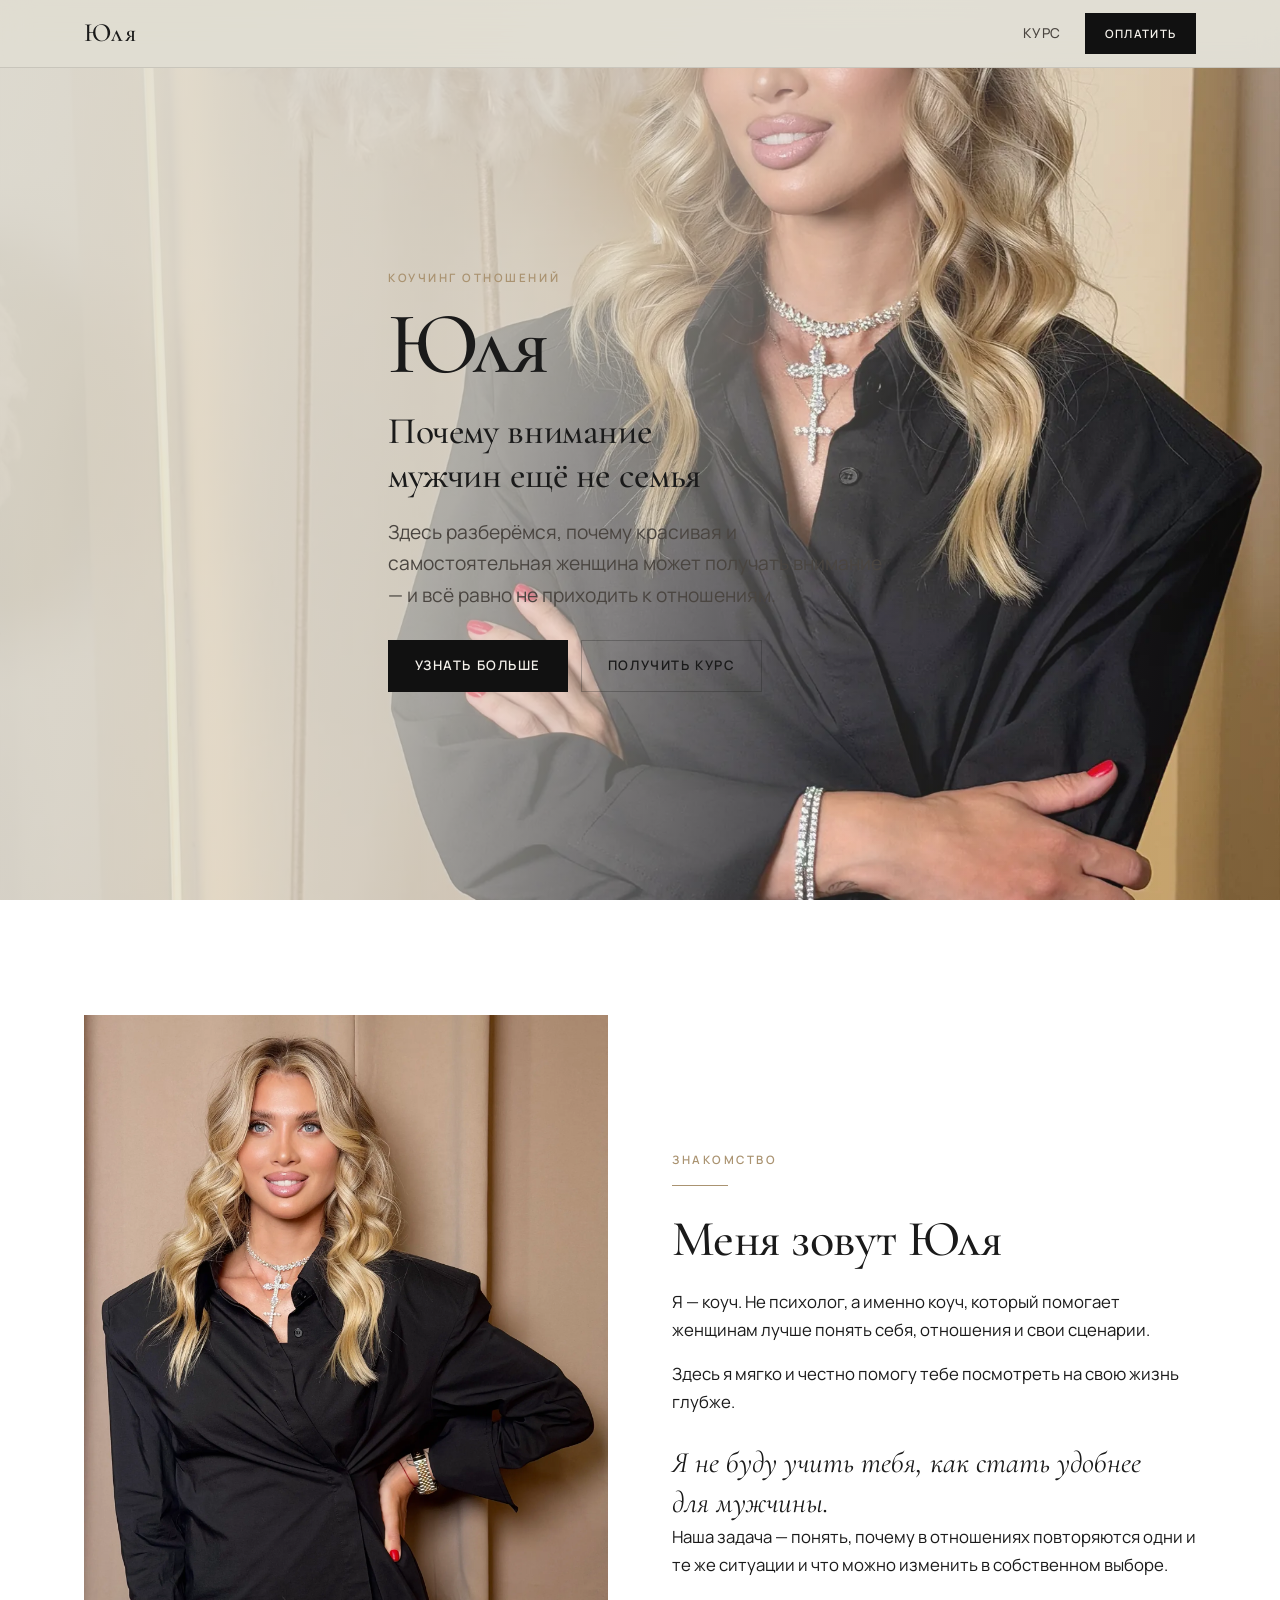
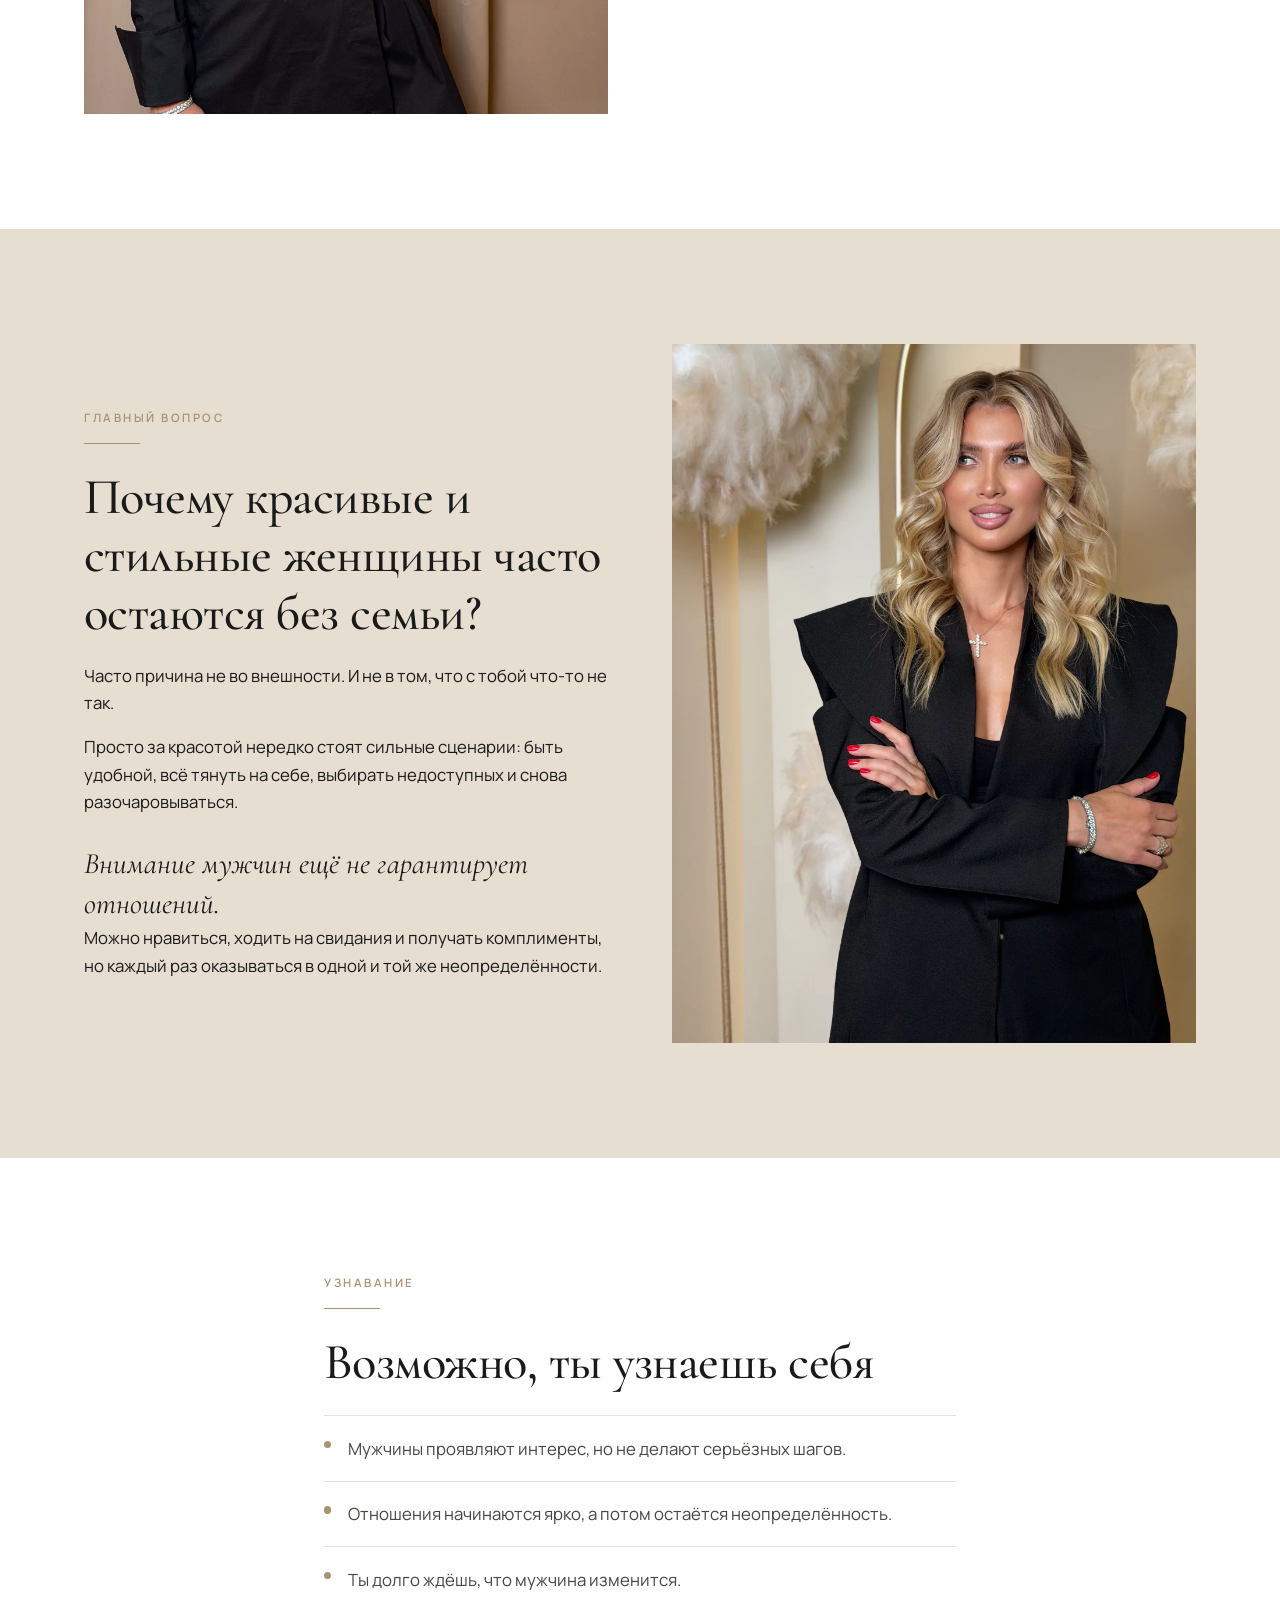
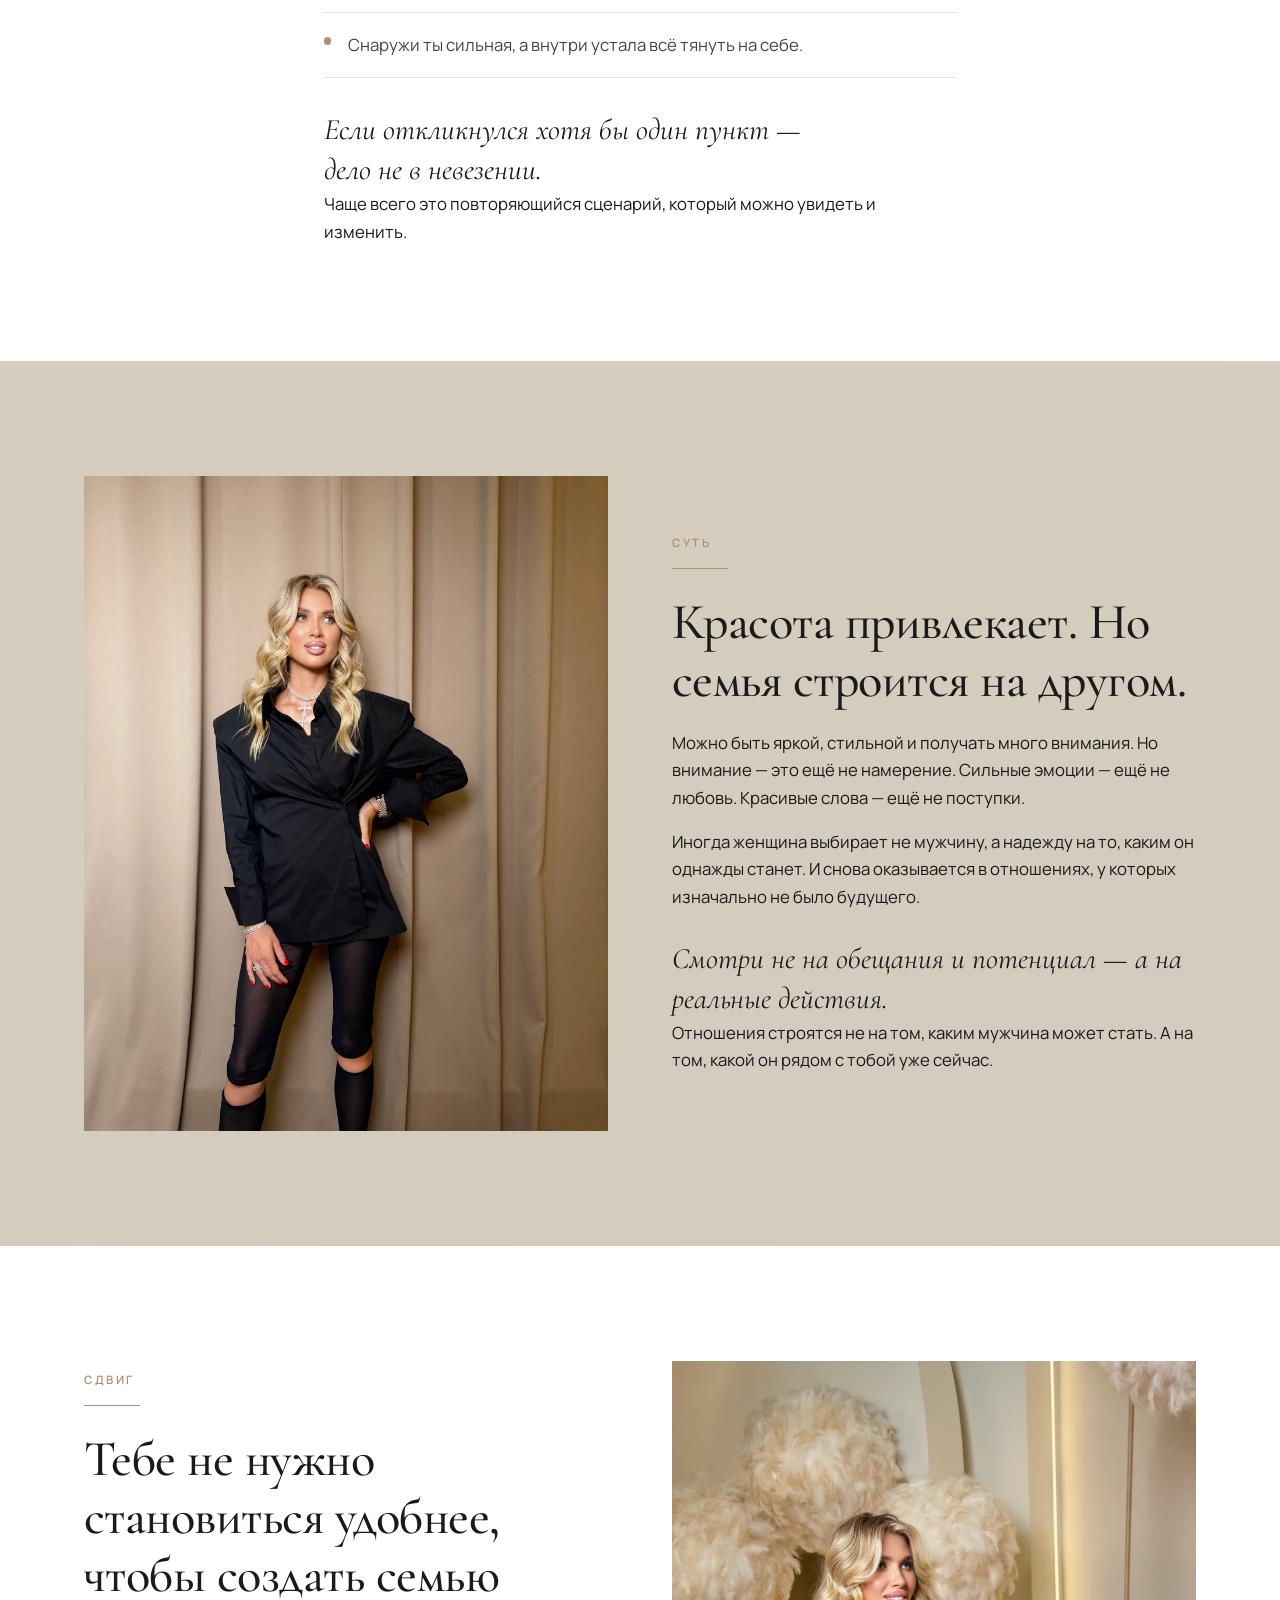
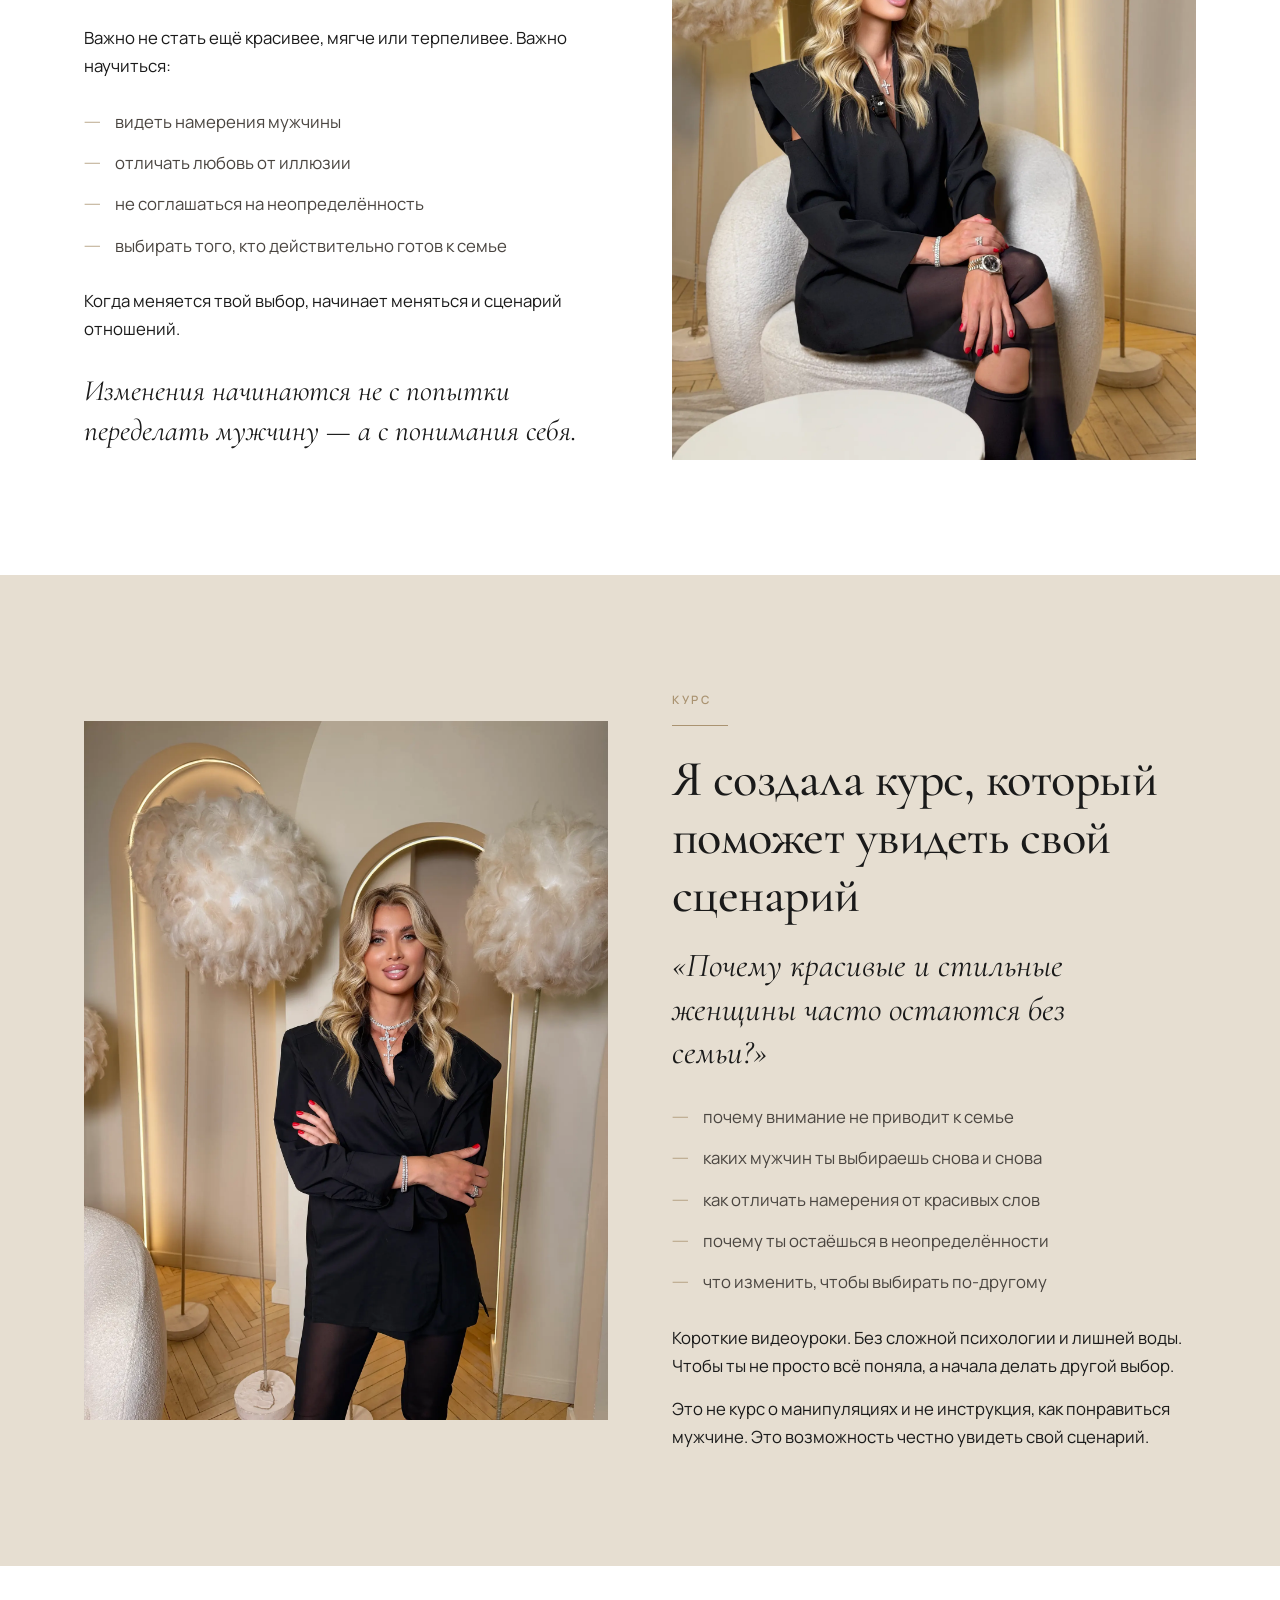
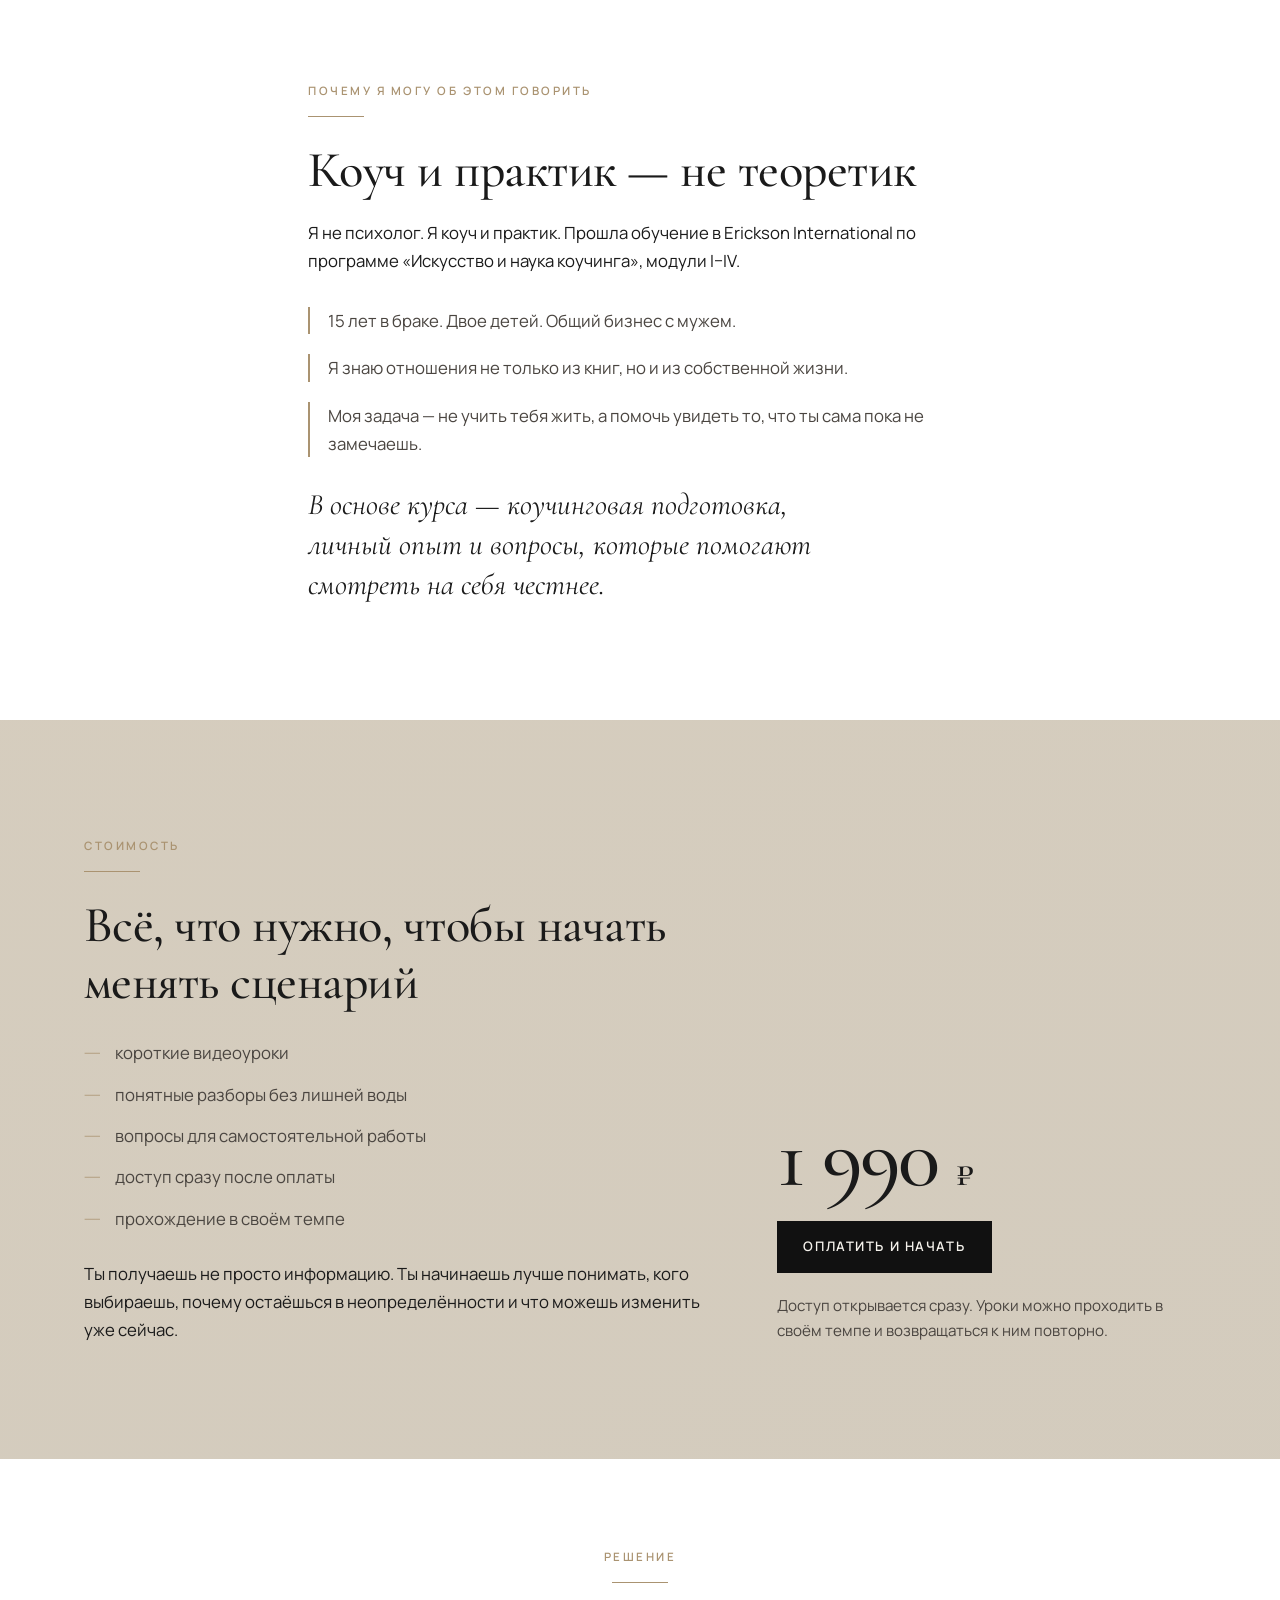
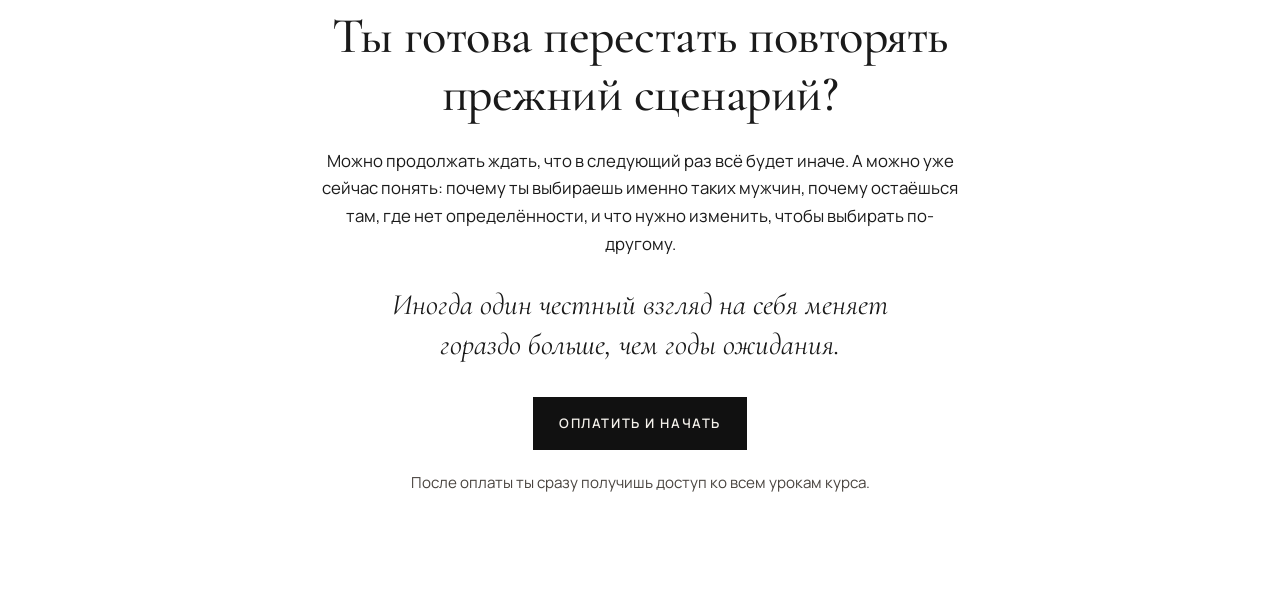
<file: index.html>
<!DOCTYPE html>
<html lang="ru">
  <head>
    <meta charset="UTF-8" />
    <meta name="viewport" content="width=device-width, initial-scale=1.0" />
    <title>Юля — курс о сценариях отношений</title>
    <meta
      name="description"
      content="Курс коуча Юли: почему красивые и стильные женщины часто остаются без семьи — и как изменить свой сценарий отношений."
    />
    <link rel="icon" href="favicon.ico" sizes="any" />
    <link rel="icon" href="favicon.svg" type="image/svg+xml" />
    <link rel="icon" href="favicon-32x32.png" type="image/png" sizes="32x32" />
    <link rel="icon" href="favicon-16x16.png" type="image/png" sizes="16x16" />
    <link rel="apple-touch-icon" href="apple-touch-icon.png" />
    <link rel="preconnect" href="https://fonts.googleapis.com" />
    <link rel="preconnect" href="https://fonts.gstatic.com" crossorigin />
    <link
      href="https://fonts.googleapis.com/css2?family=Cormorant+Garamond:ital,wght@0,400;0,500;0,600;1,400;1,500&family=Manrope:wght@400;500;600;700&display=swap"
      rel="stylesheet"
    />
    <link rel="stylesheet" href="css/styles.css?v=2" />
  </head>
  <body>
    <header class="site-header" id="site-header">
      <div class="container">
        <a class="brand" href="#top">Юля</a>
        <nav class="nav" aria-label="Основная навигация">
          <a class="nav-link" href="#course">Курс</a>
          <a class="btn btn--sm js-pay" href="#">Оплатить</a>
        </nav>
      </div>
    </header>

    <main id="top">
      <!-- 1. Hero -->
      <section class="hero" id="hero" aria-label="Главный экран">
        <div class="hero__media">
          <picture>
            <source srcset="images/IMG_2.webp" type="image/webp" />
            <img
              src="images/IMG_2.jpg"
              alt="Юля — портрет в чёрном наряде"
              fetchpriority="high"
              width="1800"
              height="2400"
            />
          </picture>
        </div>
        <div class="hero__veil" aria-hidden="true"></div>
        <div class="hero__content">
          <p class="eyebrow">Коучинг отношений</p>
          <p class="brand-mark">Юля</p>
          <h1>Почему внимание мужчин ещё не семья</h1>
          <p class="lead">
            Здесь разберёмся, почему красивая и самостоятельная женщина может
            получать внимание — и всё равно не приходить к отношениям.
          </p>
          <div class="btn-group">
            <a class="btn" href="#about">Узнать больше</a>
            <a class="btn btn--ghost js-pay" href="#">Получить курс</a>
          </div>
        </div>
      </section>

      <!-- 2. Знакомство -->
      <section class="section" id="about">
        <div class="container split">
          <div class="split__media reveal">
            <div class="media-frame">
              <picture>
                <source srcset="images/IMG_1.webp" type="image/webp" />
                <img
                  src="images/IMG_1.jpg"
                  alt="Юля — знакомство"
                  loading="lazy"
                  width="1800"
                  height="2589"
                />
              </picture>
            </div>
          </div>
          <div class="split__text reveal reveal-delay-1">
            <p class="eyebrow">Знакомство</p>
            <hr class="rule" />
            <h2>Меня зовут Юля</h2>
            <p>
              Я — коуч. Не психолог, а именно коуч, который помогает женщинам
              лучше понять себя, отношения и свои сценарии.
            </p>
            <p>
              Здесь я мягко и честно помогу тебе посмотреть на свою жизнь
              глубже.
            </p>
            <p class="punch">
              Я не буду учить тебя, как стать удобнее для мужчины.
            </p>
            <p>
              Наша задача — понять, почему в отношениях повторяются одни и те же
              ситуации и что можно изменить в собственном выборе.
            </p>
          </div>
        </div>
      </section>

      <!-- 3. Проблема -->
      <section class="section section--surface" id="problem">
        <div class="container split split--reverse">
          <div class="split__text reveal">
            <p class="eyebrow">Главный вопрос</p>
            <hr class="rule" />
            <h2>Почему красивые и стильные женщины часто остаются без семьи?</h2>
            <p>
              Часто причина не во внешности. И не в том, что с тобой что-то не
              так.
            </p>
            <p>
              Просто за красотой нередко стоят сильные сценарии: быть удобной,
              всё тянуть на себе, выбирать недоступных и снова разочаровываться.
            </p>
            <p class="punch">
              Внимание мужчин ещё не гарантирует отношений.
            </p>
            <p>
              Можно нравиться, ходить на свидания и получать комплименты, но
              каждый раз оказываться в одной и той же неопределённости.
            </p>
          </div>
          <div class="split__media reveal reveal-delay-1">
            <div class="media-frame">
              <picture>
                <source srcset="images/IMG_5.webp" type="image/webp" />
                <img
                  src="images/IMG_5.jpg"
                  alt="Юля — уверенный портрет"
                  loading="lazy"
                  width="1800"
                  height="2987"
                />
              </picture>
            </div>
          </div>
        </div>
      </section>

      <!-- 4. Узнавание -->
      <section class="section" id="recognize">
        <div class="container" style="max-width: 42rem">
          <div class="reveal">
            <p class="eyebrow">Узнавание</p>
            <hr class="rule" />
            <h2>Возможно, ты узнаешь себя</h2>
            <ul class="check-list">
              <li>Мужчины проявляют интерес, но не делают серьёзных шагов.</li>
              <li>
                Отношения начинаются ярко, а потом остаётся неопределённость.
              </li>
              <li>Ты долго ждёшь, что мужчина изменится.</li>
              <li>
                Снаружи ты сильная, а внутри устала всё тянуть на себе.
              </li>
            </ul>
            <p class="punch" style="margin-top: 2rem">
              Если откликнулся хотя бы один пункт — дело не в невезении.
            </p>
            <p>
              Чаще всего это повторяющийся сценарий, который можно увидеть и
              изменить.
            </p>
          </div>
        </div>
      </section>

      <!-- 5. Причина -->
      <section class="section section--deep" id="reason">
        <div class="container split">
          <div class="split__media reveal">
            <div class="media-frame media-frame--landscape">
              <picture>
                <source srcset="images/IMG_3.webp" type="image/webp" />
                <img
                  src="images/IMG_3.jpg"
                  alt="Юля — полный портрет"
                  loading="lazy"
                  width="1800"
                  height="2400"
                />
              </picture>
            </div>
          </div>
          <div class="split__text reveal reveal-delay-1">
            <p class="eyebrow">Суть</p>
            <hr class="rule" />
            <h2>Красота привлекает. Но семья строится на другом.</h2>
            <p>
              Можно быть яркой, стильной и получать много внимания. Но внимание —
              это ещё не намерение. Сильные эмоции — ещё не любовь. Красивые
              слова — ещё не поступки.
            </p>
            <p>
              Иногда женщина выбирает не мужчину, а надежду на то, каким он
              однажды станет. И снова оказывается в отношениях, у которых
              изначально не было будущего.
            </p>
            <p class="punch">
              Смотри не на обещания и потенциал — а на реальные действия.
            </p>
            <p>
              Отношения строятся не на том, каким мужчина может стать. А на том,
              какой он рядом с тобой уже сейчас.
            </p>
          </div>
        </div>
      </section>

      <!-- 6. Решение -->
      <section class="section" id="shift">
        <div class="container split split--reverse">
          <div class="split__text reveal">
            <p class="eyebrow">Сдвиг</p>
            <hr class="rule" />
            <h2>Тебе не нужно становиться удобнее, чтобы создать семью</h2>
            <p>
              Важно не стать ещё красивее, мягче или терпеливее. Важно
              научиться:
            </p>
            <ul class="skills">
              <li><span>—</span> видеть намерения мужчины</li>
              <li><span>—</span> отличать любовь от иллюзии</li>
              <li><span>—</span> не соглашаться на неопределённость</li>
              <li><span>—</span> выбирать того, кто действительно готов к семье</li>
            </ul>
            <p>
              Когда меняется твой выбор, начинает меняться и сценарий
              отношений.
            </p>
            <p class="punch">
              Изменения начинаются не с попытки переделать мужчину — а с
              понимания себя.
            </p>
          </div>
          <div class="split__media reveal reveal-delay-1">
            <div class="media-frame">
              <picture>
                <source srcset="images/IMG_6.webp" type="image/webp" />
                <img
                  src="images/IMG_6.jpg"
                  alt="Юля в интерьере"
                  loading="lazy"
                  width="1800"
                  height="2400"
                />
              </picture>
            </div>
          </div>
        </div>
      </section>

      <!-- 7. Курс -->
      <section class="section section--surface" id="course">
        <div class="container split">
          <div class="split__media reveal">
            <div class="media-frame">
              <picture>
                <source srcset="images/IMG_4.webp" type="image/webp" />
                <img
                  src="images/IMG_4.jpg"
                  alt="Юля улыбается"
                  loading="lazy"
                  width="1800"
                  height="2400"
                />
              </picture>
            </div>
          </div>
          <div class="split__text reveal reveal-delay-1">
            <p class="eyebrow">Курс</p>
            <hr class="rule" />
            <h2>Я создала курс, который поможет увидеть свой сценарий</h2>
            <p class="course-title">
              «Почему красивые и стильные женщины часто остаются без семьи?»
            </p>
            <ul class="skills">
              <li><span>—</span> почему внимание не приводит к семье</li>
              <li><span>—</span> каких мужчин ты выбираешь снова и снова</li>
              <li><span>—</span> как отличать намерения от красивых слов</li>
              <li><span>—</span> почему ты остаёшься в неопределённости</li>
              <li><span>—</span> что изменить, чтобы выбирать по-другому</li>
            </ul>
            <p>
              Короткие видеоуроки. Без сложной психологии и лишней воды. Чтобы
              ты не просто всё поняла, а начала делать другой выбор.
            </p>
            <p>
              Это не курс о манипуляциях и не инструкция, как понравиться
              мужчине. Это возможность честно увидеть свой сценарий.
            </p>
          </div>
        </div>
      </section>

      <!-- 8. Доверие -->
      <section class="section" id="trust">
        <div class="container" style="max-width: 44rem">
          <div class="reveal">
            <p class="eyebrow">Почему я могу об этом говорить</p>
            <hr class="rule" />
            <h2>Коуч и практик — не теоретик</h2>
            <p>
              Я не психолог. Я коуч и практик. Прошла обучение в Erickson
              International по программе «Искусство и наука коучинга», модули
              I–IV.
            </p>
            <div class="facts">
              <p>15 лет в браке. Двое детей. Общий бизнес с мужем.</p>
              <p>
                Я знаю отношения не только из книг, но и из собственной жизни.
              </p>
              <p>
                Моя задача — не учить тебя жить, а помочь увидеть то, что ты
                сама пока не замечаешь.
              </p>
            </div>
            <p class="punch">
              В основе курса — коучинговая подготовка, личный опыт и вопросы,
              которые помогают смотреть на себя честнее.
            </p>
          </div>
        </div>
      </section>

      <!-- 9. Цена -->
      <section class="section section--deep" id="price">
        <div class="container">
          <div class="price-block reveal">
            <div>
              <p class="eyebrow">Стоимость</p>
              <hr class="rule" />
              <h2>Всё, что нужно, чтобы начать менять сценарий</h2>
              <ul class="skills">
                <li><span>—</span> короткие видеоуроки</li>
                <li><span>—</span> понятные разборы без лишней воды</li>
                <li><span>—</span> вопросы для самостоятельной работы</li>
                <li><span>—</span> доступ сразу после оплаты</li>
                <li><span>—</span> прохождение в своём темпе</li>
              </ul>
              <p>
                Ты получаешь не просто информацию. Ты начинаешь лучше понимать,
                кого выбираешь, почему остаёшься в неопределённости и что можешь
                изменить уже сейчас.
              </p>
            </div>
            <div>
              <p class="price">1&nbsp;990&nbsp;<span>₽</span></p>
              <a class="btn js-pay" href="#">Оплатить и начать</a>
              <p class="final-note">
                Доступ открывается сразу. Уроки можно проходить в своём темпе и
                возвращаться к ним повторно.
              </p>
            </div>
          </div>
        </div>
      </section>

      <!-- 10. Финал -->
      <section class="section section--tight" id="final">
        <div class="container">
          <div class="final reveal">
            <p class="eyebrow">Решение</p>
            <hr class="rule" style="margin-inline: auto" />
            <h2>Ты готова перестать повторять прежний сценарий?</h2>
            <p>
              Можно продолжать ждать, что в следующий раз всё будет иначе. А
              можно уже сейчас понять: почему ты выбираешь именно таких мужчин,
              почему остаёшься там, где нет определённости, и что нужно
              изменить, чтобы выбирать по-другому.
            </p>
            <p class="punch" style="margin-inline: auto">
              Иногда один честный взгляд на себя меняет гораздо больше, чем годы
              ожидания.
            </p>
            <div class="btn-group">
              <a class="btn js-pay" href="#">Оплатить и начать</a>
            </div>
            <p class="final-note">
              После оплаты ты сразу получишь доступ ко всем урокам курса.
            </p>
          </div>
        </div>
      </section>
    </main>

    <div class="pay-modal" id="pay-modal" aria-hidden="true">
      <div class="pay-modal__backdrop" data-pay-close tabindex="-1"></div>
      <div
        class="pay-modal__dialog"
        role="dialog"
        aria-modal="true"
        aria-labelledby="pay-modal-title"
      >
        <button class="pay-modal__close" type="button" data-pay-close aria-label="Закрыть">
          <span aria-hidden="true">×</span>
        </button>
        <div class="pay-modal__ornament" aria-hidden="true"></div>
        <p class="eyebrow">Оплата курса</p>
        <h2 id="pay-modal-title">Email для чека</h2>
        <p class="pay-modal__text">
          Укажи email — на него придёт чек. После оплаты откроется закрытый
          Telegram-канал с уроками.
        </p>
        <p class="pay-modal__price">100&nbsp;<span>₽</span></p>
        <label class="pay-modal__field">
          <span class="pay-modal__label">Email</span>
          <input
            class="pay-modal__input"
            id="pay-modal-email"
            type="email"
            name="email"
            autocomplete="email"
            placeholder="you@example.com"
            required
          />
        </label>
        <p class="pay-modal__error" id="pay-modal-error" hidden>
          Введите корректный email
        </p>
        <div class="pay-modal__actions">
          <button class="btn pay-modal__submit" type="button" id="pay-modal-submit">
            Продолжить к оплате
          </button>
          <button class="btn btn--ghost pay-modal__cancel" type="button" data-pay-close>
            Отмена
          </button>
        </div>
      </div>
    </div>

    <script src="js/channel.js"></script>
    <script src="js/main.js?v=4"></script>
  </body>
</html>
</file>
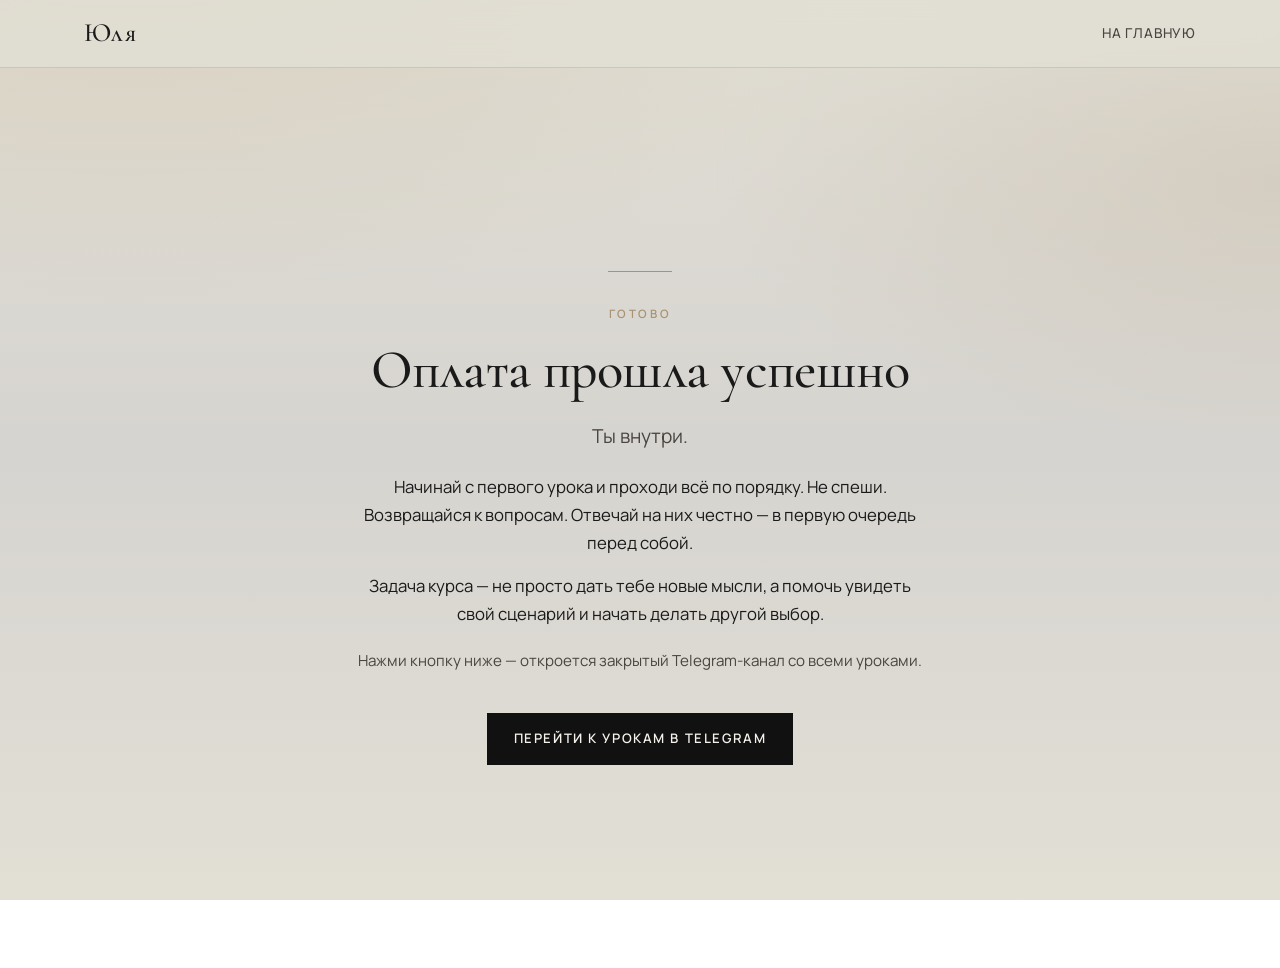
<file: success.html>
<!DOCTYPE html>
<html lang="ru">
  <head>
    <meta charset="UTF-8" />
    <meta name="viewport" content="width=device-width, initial-scale=1.0" />
    <title>Оплата прошла успешно — Юля</title>
    <meta
      name="description"
      content="Оплата прошла успешно. Начинай с первого урока курса."
    />
    <link rel="icon" href="favicon.ico" sizes="any" />
    <link rel="icon" href="favicon.svg" type="image/svg+xml" />
    <link rel="icon" href="favicon-32x32.png" type="image/png" sizes="32x32" />
    <link rel="icon" href="favicon-16x16.png" type="image/png" sizes="16x16" />
    <link rel="apple-touch-icon" href="apple-touch-icon.png" />
    <link rel="preconnect" href="https://fonts.googleapis.com" />
    <link rel="preconnect" href="https://fonts.gstatic.com" crossorigin />
    <link
      href="https://fonts.googleapis.com/css2?family=Cormorant+Garamond:ital,wght@0,400;0,500;1,400;1,500&family=Manrope:wght@400;500;600;700&display=swap"
      rel="stylesheet"
    />
    <link rel="stylesheet" href="css/styles.css" />
  </head>
  <body>
    <header class="site-header">
      <div class="container">
        <a class="brand" href="index.html">Юля</a>
        <nav class="nav">
          <a class="nav-link" href="index.html">На главную</a>
        </nav>
      </div>
    </header>

    <main class="success-page">
      <div class="success-card reveal is-visible">
        <div class="success-ornament" aria-hidden="true"></div>
        <p class="eyebrow">Готово</p>
        <h1>Оплата прошла успешно</h1>
        <p class="lead">Ты внутри.</p>
        <p>
          Начинай с первого урока и проходи всё по порядку. Не спеши.
          Возвращайся к вопросам. Отвечай на них честно — в первую очередь
          перед собой.
        </p>
        <p>
          Задача курса — не просто дать тебе новые мысли, а помочь увидеть свой
          сценарий и начать делать другой выбор.
        </p>
        <p class="final-note">
          Нажми кнопку ниже — откроется закрытый Telegram-канал со всеми уроками.
        </p>
        <a class="btn js-lessons" href="#">Перейти к урокам в Telegram</a>
      </div>
    </main>

    <script src="js/channel.js"></script>
    <script src="js/main.js?v=4"></script>
  </body>
</html>
</file>
<file: css/styles.css>
/* ===== Design tokens ===== */
:root {
  --bg: #e2dfd5;
  --bg-soft: #d6d4d0;
  --surface: #d1c3ab;
  --accent: #beab93;
  --accent-deep: #aa9371;
  --ink: #1a1a1a;
  --ink-muted: #4a4540;
  --cta: #111111;
  --cta-text: #f5f2ec;
  --spark: #b91c1c;
  --line: rgba(26, 26, 26, 0.12);
  --overlay: linear-gradient(
    105deg,
    rgba(226, 223, 213, 0.92) 0%,
    rgba(226, 223, 213, 0.72) 38%,
    rgba(226, 223, 213, 0.15) 68%,
    transparent 100%
  );
  --overlay-mobile: linear-gradient(
    180deg,
    rgba(226, 223, 213, 0.55) 0%,
    rgba(26, 26, 26, 0.55) 100%
  );
  --font-display: "Cormorant Garamond", "Times New Roman", serif;
  --font-body: "Manrope", system-ui, sans-serif;
  --header-h: 4.25rem;
  --ease: cubic-bezier(0.22, 1, 0.36, 1);
  --max: 72rem;
}

*,
*::before,
*::after {
  box-sizing: border-box;
}

html {
  scroll-behavior: smooth;
  overflow-x: hidden;
  max-width: 100%;
}

body {
  margin: 0;
  overflow-x: hidden;
  max-width: 100%;
  font-family: var(--font-body);
  font-size: 1.05rem;
  line-height: 1.65;
  color: var(--ink);
  background:
    radial-gradient(ellipse 120% 80% at 10% -10%, rgba(209, 195, 171, 0.55), transparent 55%),
    radial-gradient(ellipse 90% 60% at 100% 20%, rgba(190, 171, 147, 0.28), transparent 50%),
    linear-gradient(180deg, var(--bg) 0%, var(--bg-soft) 50%, var(--bg) 100%);
  background-attachment: fixed;
  -webkit-font-smoothing: antialiased;
}

img {
  max-width: 100%;
  height: auto;
  display: block;
}

a {
  color: inherit;
  text-decoration: none;
}

button {
  font: inherit;
}

.container {
  width: 100%;
  max-width: var(--max);
  margin-inline: auto;
  padding-inline: 1.25rem;
}

/* ===== Typography ===== */
.eyebrow {
  font-family: var(--font-body);
  font-size: 0.72rem;
  font-weight: 600;
  letter-spacing: 0.22em;
  text-transform: uppercase;
  color: var(--accent-deep);
  margin: 0 0 1rem;
}

h1,
h2,
.display {
  font-family: var(--font-display);
  font-weight: 500;
  line-height: 1.15;
  letter-spacing: -0.01em;
  margin: 0 0 1.25rem;
}

h1 {
  font-size: clamp(2.4rem, 5.5vw, 4.25rem);
}

h2 {
  font-size: clamp(2rem, 4vw, 3.15rem);
}

.lead {
  font-size: clamp(1.05rem, 1.6vw, 1.2rem);
  color: var(--ink-muted);
  max-width: 36rem;
  margin: 0 0 1.75rem;
}

.punch {
  font-family: var(--font-display);
  font-size: clamp(1.35rem, 2.4vw, 1.85rem);
  font-style: italic;
  line-height: 1.35;
  color: var(--ink);
  margin: 1.75rem 0 0;
  max-width: 32rem;
}

p {
  margin: 0 0 1rem;
}

p:last-child {
  margin-bottom: 0;
}

/* ===== Header ===== */
.site-header {
  position: sticky;
  top: 0;
  z-index: 100;
  height: var(--header-h);
  display: flex;
  align-items: center;
  backdrop-filter: blur(14px);
  background: rgba(226, 223, 213, 0.78);
  border-bottom: 1px solid var(--line);
  transition: background 0.35s var(--ease), box-shadow 0.35s var(--ease);
}

.site-header.is-scrolled {
  background: rgba(226, 223, 213, 0.94);
  box-shadow: 0 8px 28px rgba(26, 26, 26, 0.06);
}

.site-header .container {
  display: flex;
  align-items: center;
  justify-content: space-between;
  gap: 1rem;
}

.brand {
  font-family: var(--font-display);
  font-size: 1.65rem;
  font-weight: 500;
  letter-spacing: 0.04em;
}

.nav {
  display: flex;
  align-items: center;
  gap: 1.5rem;
}

.nav-link {
  font-size: 0.85rem;
  font-weight: 500;
  letter-spacing: 0.06em;
  text-transform: uppercase;
  color: var(--ink-muted);
  transition: color 0.25s var(--ease);
}

.nav-link:hover {
  color: var(--ink);
}

/* ===== Buttons ===== */
.btn {
  display: inline-flex;
  align-items: center;
  justify-content: center;
  gap: 0.5rem;
  padding: 0.9rem 1.6rem;
  border: 1px solid transparent;
  background: var(--cta);
  color: var(--cta-text);
  font-size: 0.82rem;
  font-weight: 600;
  letter-spacing: 0.12em;
  text-transform: uppercase;
  cursor: pointer;
  transition:
    background 0.3s var(--ease),
    color 0.3s var(--ease),
    border-color 0.3s var(--ease),
    transform 0.3s var(--ease);
}

.btn:hover {
  background: var(--spark);
  color: #fff;
  transform: translateY(-2px);
}

.btn:active {
  transform: translateY(0);
}

.btn--ghost {
  background: transparent;
  color: var(--ink);
  border-color: rgba(26, 26, 26, 0.28);
}

.btn--ghost:hover {
  background: var(--ink);
  color: var(--cta-text);
  border-color: var(--ink);
}

.btn--sm {
  padding: 0.65rem 1.15rem;
  font-size: 0.72rem;
}

.btn-group {
  display: flex;
  flex-wrap: wrap;
  gap: 0.85rem;
}

/* ===== Hero ===== */
.hero {
  position: relative;
  min-height: calc(100svh - var(--header-h));
  display: grid;
  align-items: stretch;
  overflow: hidden;
}

.hero__media {
  position: absolute;
  inset: 0;
  z-index: 0;
}

.hero__media img {
  width: 100%;
  height: 100%;
  object-fit: cover;
  object-position: 68% center;
  transform: scale(1.04);
  transition: transform 1.4s var(--ease);
}

.hero.is-visible .hero__media img {
  transform: scale(1);
}

.hero__veil {
  position: absolute;
  inset: 0;
  z-index: 1;
  background: var(--overlay);
  pointer-events: none;
}

.hero__content {
  position: relative;
  z-index: 2;
  display: flex;
  flex-direction: column;
  justify-content: center;
  width: 100%;
  max-width: 34rem;
  margin: 0 auto;
  padding: 4.5rem 1.25rem 5rem;
}

.hero .brand-mark {
  font-family: var(--font-display);
  font-size: clamp(3rem, 8vw, 5.5rem);
  font-weight: 500;
  line-height: 0.95;
  margin: 0 0 1.5rem;
  letter-spacing: -0.02em;
}

.hero h1 {
  font-size: clamp(1.65rem, 3.2vw, 2.35rem);
  font-weight: 500;
  max-width: 18ch;
}

.hero .lead {
  color: var(--ink-muted);
}

/* ===== Sections ===== */
.section {
  padding: clamp(4.5rem, 9vw, 7.5rem) 0;
  position: relative;
  max-width: 100%;
  overflow-x: hidden;
}

.section--surface {
  background: color-mix(in srgb, var(--surface) 55%, transparent);
}

.section--deep {
  background: linear-gradient(
    160deg,
    color-mix(in srgb, var(--accent) 35%, var(--bg)) 0%,
    color-mix(in srgb, var(--surface) 50%, var(--bg-soft)) 100%
  );
}

.section--tight {
  padding-block: clamp(3.5rem, 7vw, 5.5rem);
}

#final {
  padding-bottom: calc(clamp(4rem, 8vw, 6rem) + env(safe-area-inset-bottom));
}

.split {
  display: grid;
  grid-template-columns: 1fr 1fr;
  gap: clamp(2rem, 5vw, 4.5rem);
  align-items: center;
}

.split--reverse .split__media {
  order: 2;
}

.split--reverse .split__text {
  order: 1;
}

.media-frame {
  position: relative;
  overflow: hidden;
  aspect-ratio: 3 / 4;
  background: var(--surface);
}

.media-frame img {
  width: 100%;
  height: 100%;
  object-fit: cover;
  transform: scale(1.06);
  transition: transform 1.2s var(--ease), opacity 0.8s var(--ease);
  opacity: 0.92;
}

.reveal.is-visible .media-frame img,
.media-frame.is-visible img {
  transform: scale(1);
  opacity: 1;
}

.media-frame--landscape {
  aspect-ratio: 4 / 5;
}

.rule {
  width: 3.5rem;
  height: 1px;
  background: var(--accent-deep);
  margin: 0 0 1.5rem;
  border: 0;
}

/* ===== Checklist ===== */
.check-list {
  list-style: none;
  margin: 1.5rem 0 0;
  padding: 0;
}

.check-list li {
  position: relative;
  padding: 1.15rem 0 1.15rem 1.5rem;
  border-top: 1px solid var(--line);
  color: var(--ink-muted);
  font-size: 1.05rem;
}

.check-list li:last-child {
  border-bottom: 1px solid var(--line);
}

.check-list li::before {
  content: "";
  position: absolute;
  left: 0;
  top: 1.55rem;
  width: 0.45rem;
  height: 0.45rem;
  border-radius: 50%;
  background: var(--accent-deep);
}

.skills {
  list-style: none;
  margin: 1.75rem 0;
  padding: 0;
  display: grid;
  gap: 0.85rem;
}

.skills li {
  display: grid;
  grid-template-columns: auto 1fr;
  gap: 0.85rem;
  align-items: start;
  font-size: 1.05rem;
  color: var(--ink-muted);
}

.skills li span {
  font-family: var(--font-display);
  font-size: 1.25rem;
  color: var(--accent-deep);
  line-height: 1.2;
}

/* ===== Course / Price ===== */
.course-title {
  font-family: var(--font-display);
  font-size: clamp(1.5rem, 2.8vw, 2.1rem);
  font-style: italic;
  line-height: 1.3;
  margin: 0 0 1.75rem;
  max-width: 28ch;
}

.price-block {
  display: grid;
  grid-template-columns: 1.2fr 0.8fr;
  gap: clamp(2rem, 5vw, 4rem);
  align-items: end;
}

.price {
  font-family: var(--font-display);
  font-size: clamp(3.5rem, 8vw, 5.5rem);
  font-weight: 500;
  line-height: 1;
  letter-spacing: -0.03em;
  margin: 0.5rem 0 1.25rem;
}

.price span {
  font-size: 0.45em;
  letter-spacing: 0;
}

.final {
  text-align: center;
  max-width: 40rem;
  margin-inline: auto;
}

.final h2 {
  margin-bottom: 1.5rem;
}

.final .btn-group {
  justify-content: center;
  margin-top: 2rem;
}

.final-note {
  margin-top: 1.25rem;
  font-size: 0.95rem;
  color: var(--ink-muted);
}

/* ===== Trust facts ===== */
.facts {
  display: grid;
  gap: 1.25rem;
  margin-top: 2rem;
}

.facts p {
  padding-left: 1.15rem;
  border-left: 2px solid var(--accent-deep);
  color: var(--ink-muted);
  margin: 0;
}

/* ===== Success page ===== */
.success-page {
  min-height: 100svh;
  display: grid;
  place-items: center;
  padding: 3rem 1.25rem;
}

.success-card {
  width: min(100%, 36rem);
  text-align: center;
}

.success-card h1 {
  font-size: clamp(2.2rem, 5vw, 3.4rem);
  margin-bottom: 1.25rem;
}

.success-card .lead {
  margin-inline: auto;
  margin-bottom: 1.25rem;
}

.success-card .btn {
  margin-top: 1.5rem;
}

.success-ornament {
  width: 4rem;
  height: 1px;
  background: var(--accent-deep);
  margin: 0 auto 2rem;
}

/* ===== Payment modal ===== */
.pay-modal {
  position: fixed;
  inset: 0;
  z-index: 10000;
  display: none;
  pointer-events: none;
}

.pay-modal.is-open {
  display: block;
  pointer-events: auto;
}

.pay-modal__backdrop {
  position: fixed;
  inset: 0;
  background: rgba(26, 26, 26, 0.52);
  backdrop-filter: blur(8px);
  -webkit-backdrop-filter: blur(8px);
  opacity: 0;
  transition: opacity 0.35s var(--ease);
}

.pay-modal.is-open .pay-modal__backdrop {
  opacity: 1;
}

.pay-modal__dialog {
  position: fixed;
  top: 50%;
  left: 50%;
  z-index: 1;
  width: min(calc(100vw - 2.5rem), 30rem);
  max-height: min(calc(100vh - 2.5rem), 90vh);
  overflow: auto;
  padding: 2.25rem 2rem 2rem;
  background:
    radial-gradient(ellipse 120% 80% at 10% -20%, rgba(209, 195, 171, 0.45), transparent 55%),
    var(--bg);
  border: 1px solid rgba(26, 26, 26, 0.14);
  box-shadow:
    0 32px 80px rgba(26, 26, 26, 0.28),
    0 0 0 1px rgba(255, 255, 255, 0.35) inset;
  text-align: left;
  opacity: 0;
  transform: translate(-50%, calc(-50% + 12px)) scale(0.97);
  transition:
    opacity 0.35s var(--ease),
    transform 0.35s var(--ease);
}

.pay-modal.is-open .pay-modal__dialog {
  opacity: 1;
  transform: translate(-50%, -50%) scale(1);
}

.pay-modal__close {
  position: absolute;
  top: 0.85rem;
  right: 0.85rem;
  width: 2.25rem;
  height: 2.25rem;
  border: 1px solid var(--line);
  background: rgba(255, 255, 255, 0.35);
  color: var(--ink-muted);
  font-size: 1.35rem;
  line-height: 1;
  cursor: pointer;
  display: flex;
  align-items: center;
  justify-content: center;
  transition:
    color 0.2s var(--ease),
    border-color 0.2s var(--ease),
    background 0.2s var(--ease);
}

.pay-modal__close:hover {
  color: var(--ink);
  border-color: var(--accent-deep);
  background: rgba(255, 255, 255, 0.65);
}

.pay-modal__ornament {
  width: 3rem;
  height: 1px;
  background: var(--accent-deep);
  margin-bottom: 1.25rem;
}

.pay-modal__dialog .eyebrow {
  margin-bottom: 0.65rem;
}

.pay-modal__dialog h2 {
  font-size: clamp(1.85rem, 4vw, 2.35rem);
  margin-bottom: 0.75rem;
}

.pay-modal__text {
  margin: 0 0 1rem;
  color: var(--ink-muted);
  font-size: 0.98rem;
  line-height: 1.55;
}

.pay-modal__price {
  font-family: var(--font-display);
  font-size: clamp(2rem, 5vw, 2.75rem);
  font-weight: 500;
  margin: 0 0 1.25rem;
  color: var(--ink);
}

.pay-modal__price span {
  font-size: 0.55em;
  opacity: 0.75;
}

.pay-modal__field {
  display: block;
  margin-bottom: 0.5rem;
}

.pay-modal__label {
  display: block;
  font-size: 0.72rem;
  font-weight: 600;
  letter-spacing: 0.14em;
  text-transform: uppercase;
  color: var(--accent-deep);
  margin-bottom: 0.5rem;
}

.pay-modal__input {
  width: 100%;
  padding: 0.95rem 1rem;
  border: 1px solid rgba(26, 26, 26, 0.22);
  background: rgba(255, 255, 255, 0.45);
  color: var(--ink);
  font: inherit;
  transition:
    border-color 0.2s var(--ease),
    box-shadow 0.2s var(--ease),
    background 0.2s var(--ease);
}

.pay-modal__input::placeholder {
  color: rgba(74, 69, 64, 0.55);
}

.pay-modal__input:focus {
  outline: none;
  border-color: var(--accent-deep);
  background: rgba(255, 255, 255, 0.72);
  box-shadow: 0 0 0 3px rgba(190, 171, 147, 0.35);
}

.pay-modal__input.is-invalid {
  border-color: var(--spark);
  box-shadow: 0 0 0 3px rgba(185, 28, 28, 0.15);
}

.pay-modal__error {
  margin: 0 0 0.75rem;
  font-size: 0.9rem;
  color: var(--spark);
}

.pay-modal__actions {
  display: flex;
  flex-direction: column;
  gap: 0.65rem;
  margin-top: 1.25rem;
}

.pay-modal__submit,
.pay-modal__cancel {
  width: 100%;
}

body.pay-modal-open {
  overflow: hidden;
}

@media (max-width: 480px) {
  .pay-modal__dialog {
    width: calc(100vw - 1.5rem);
    padding: 2rem 1.35rem 1.5rem;
  }
}

/* ===== Reveal motion ===== */
.reveal {
  opacity: 0;
  transform: translateY(28px);
  transition:
    opacity 0.85s var(--ease),
    transform 0.85s var(--ease);
}

.reveal.is-visible {
  opacity: 1;
  transform: translateY(0);
}

.reveal-delay-1 {
  transition-delay: 0.12s;
}

.reveal-delay-2 {
  transition-delay: 0.24s;
}

.reveal-delay-3 {
  transition-delay: 0.36s;
}

/* ===== Responsive ===== */
@media (max-width: 900px) {
  body {
    background-attachment: scroll;
  }

  .split,
  .split--reverse {
    grid-template-columns: 1fr;
  }

  .split--reverse .split__media,
  .split--reverse .split__text {
    order: initial;
  }

  .split__media {
    max-width: 28rem;
    margin-inline: auto;
    width: 100%;
  }

  .price-block {
    grid-template-columns: 1fr;
  }

  .nav-link {
    display: none;
  }

  .hero__veil {
    background: var(--overlay-mobile);
  }

  .hero__content {
    margin-left: auto;
    margin-right: auto;
    width: 100%;
    max-width: 34rem;
    padding:
      3rem
      max(1.25rem, env(safe-area-inset-right))
      4rem
      max(1.25rem, env(safe-area-inset-left));
    justify-content: flex-end;
    min-height: calc(100svh - var(--header-h));
  }

  .hero .brand-mark,
  .hero h1 {
    color: #f7f4ee;
  }

  .hero .lead {
    color: rgba(247, 244, 238, 0.88);
  }

  .hero .eyebrow {
    color: var(--surface);
  }

  .hero .btn--ghost {
    color: #f7f4ee;
    border-color: rgba(247, 244, 238, 0.45);
  }

  .hero .btn--ghost:hover {
    background: #f7f4ee;
    color: var(--ink);
  }

  .hero__media img {
    object-position: center top;
  }
}

@media (max-width: 520px) {
  .container {
    padding-inline: 1rem;
  }

  .btn-group {
    flex-direction: column;
    align-items: stretch;
  }

  .btn {
    width: 100%;
  }

  .hero .btn-group .btn {
    width: 100%;
  }
}

@media (prefers-reduced-motion: reduce) {
  html {
    scroll-behavior: auto;
  }

  .reveal,
  .hero__media img,
  .media-frame img,
  .btn {
    transition: none !important;
  }

  .reveal {
    opacity: 1;
    transform: none;
  }
}
</file>
